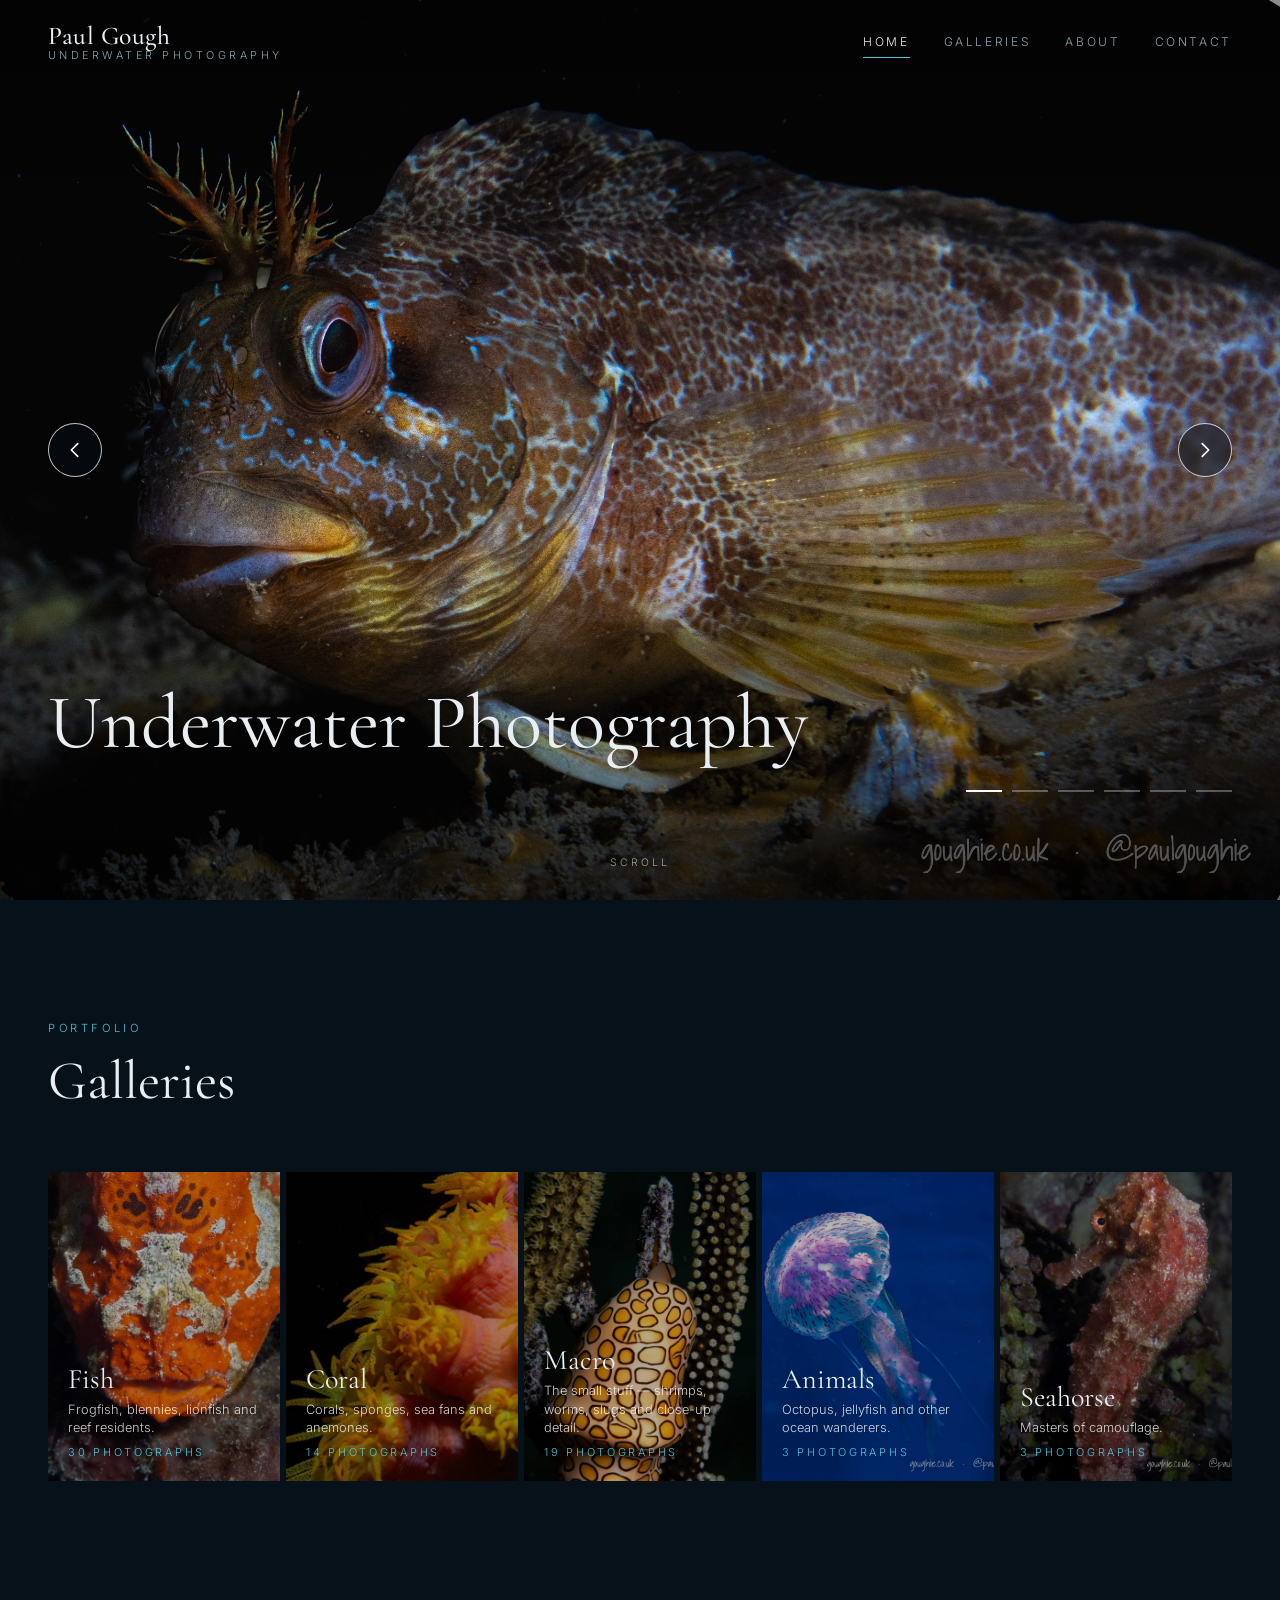
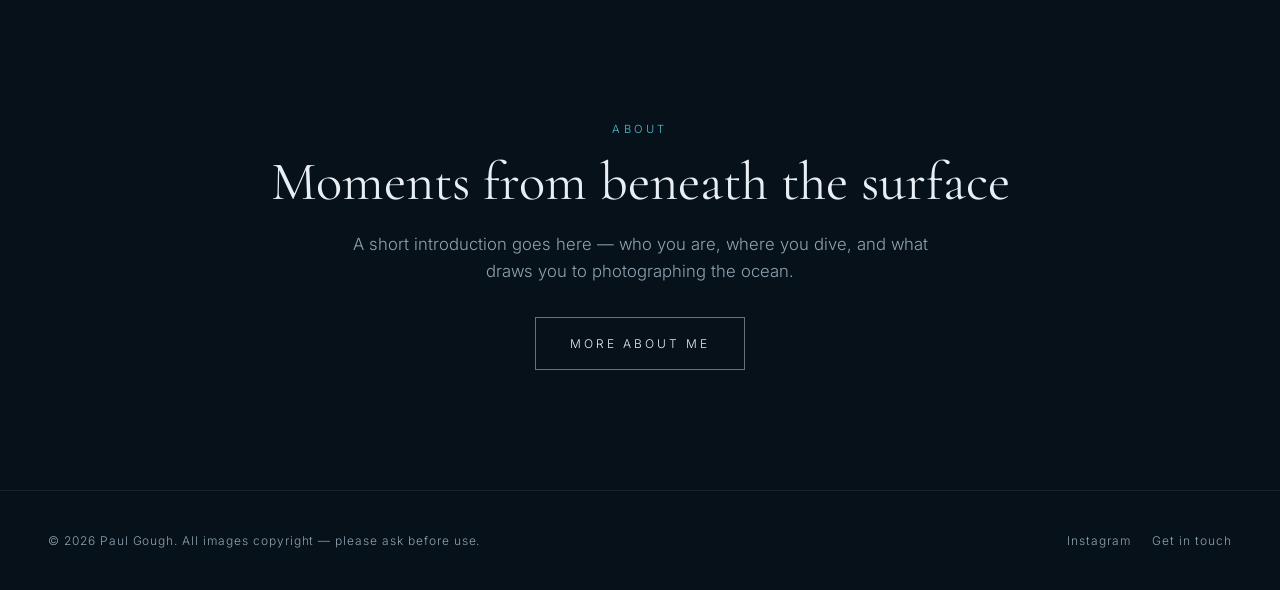
<file: index.html>
<!doctype html>
<html lang="en">
<head>
  <meta charset="utf-8">
  <meta name="viewport" content="width=device-width, initial-scale=1">
  <link rel="preconnect" href="https://fonts.googleapis.com">
  <link href="https://fonts.googleapis.com/css2?family=Cormorant+Garamond:wght@400;500&family=Inter:wght@300;400&display=swap" rel="stylesheet">
  <link rel="icon" href="favicon.ico?v=5" sizes="32x32">
  <link rel="icon" href="favicon.svg?v=5" type="image/svg+xml">
  <link rel="apple-touch-icon" href="apple-touch-icon.png?v=5">
  <link rel="stylesheet" href="css/style.css?v=19">
  <title>Underwater Photography</title>
  <meta name="description" content="Underwater photography portfolio — macro, coral and animals.">
  <script data-goatcounter="https://goughie.goatcounter.com/count" async src="https://gc.zgo.at/count.js"></script>
</head>
<body data-page="home">
  <section class="hero">
    <div class="hero-content">
      <div>
        <h1 class="hero-title"></h1>
        <p class="hero-caption"></p>
      </div>
      <div class="hero-dots"></div>
    </div>
    <a href="#work" class="scroll-cue">Scroll</a>
  </section>

  <section class="section" id="work">
    <div class="section-head reveal">
      <p class="eyebrow">Portfolio</p>
      <h2 class="section-title">Galleries</h2>
    </div>
    <div class="tiles" data-tiles></div>
  </section>

  <section class="section">
    <div class="intro reveal">
      <p class="eyebrow">About</p>
      <h2 class="section-title">Moments from beneath the surface</h2>
      <p class="lede">A short introduction goes here — who you are, where you dive, and what draws you to photographing the ocean.</p>
      <a href="about.html" class="btn btn-ghost">More about me</a>
    </div>
  </section>
  <script src="js/meta.js?v=18"></script>
  <script src="js/photos.js?v=15"></script>
  <script src="js/main.js?v=16"></script>
</body>
</html>
</file>
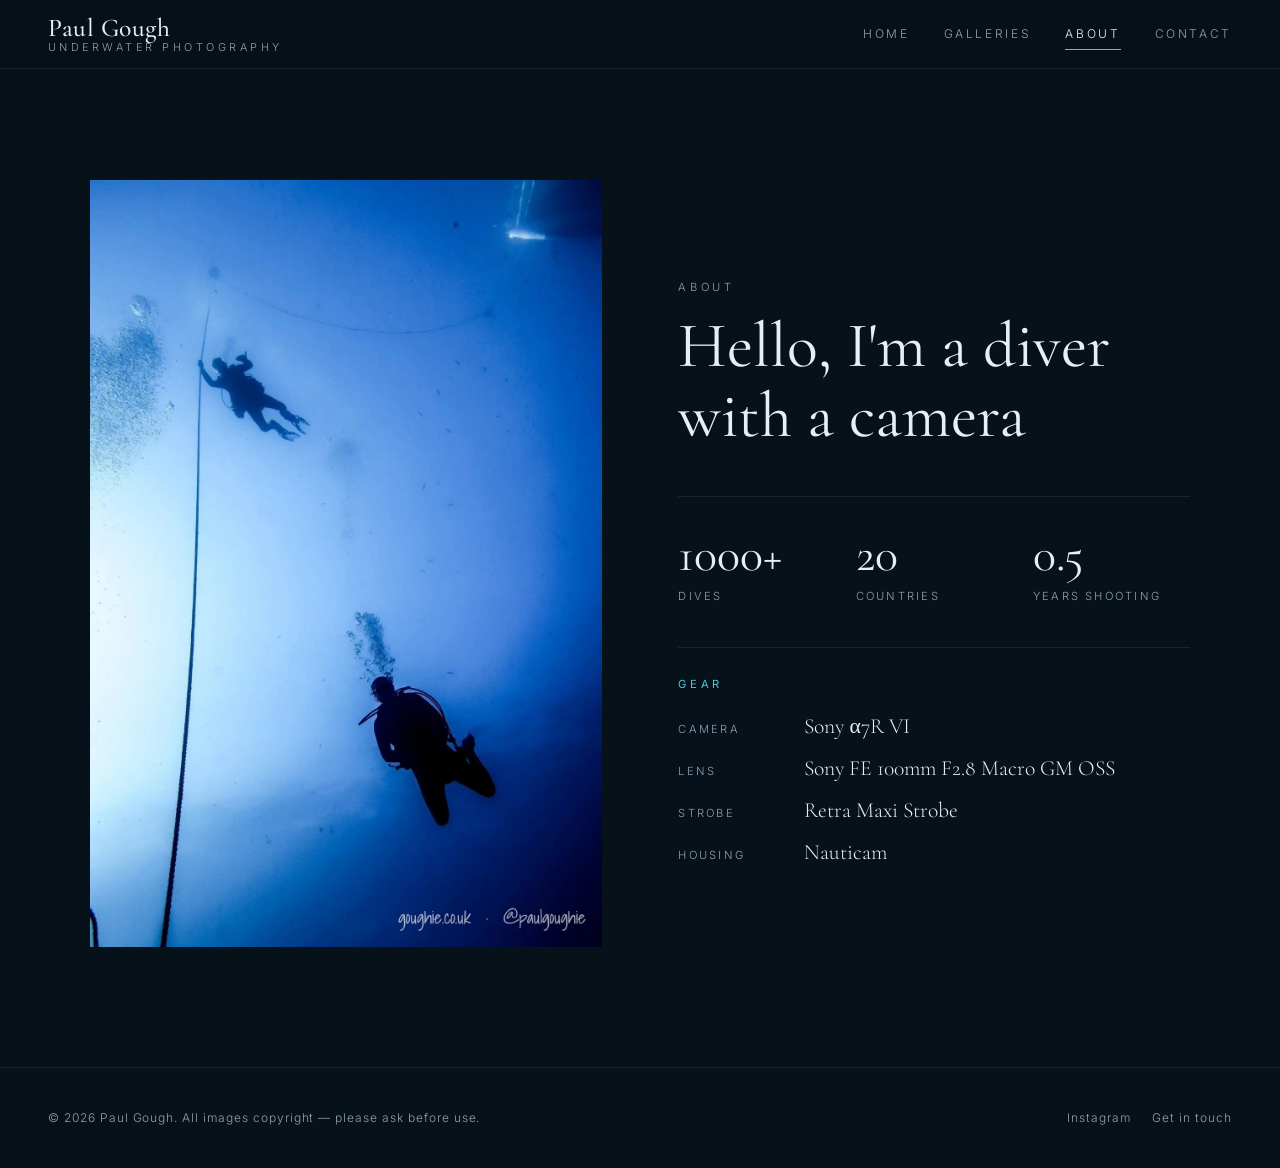
<file: about.html>
<!doctype html>
<html lang="en">
<head>
  <meta charset="utf-8">
  <meta name="viewport" content="width=device-width, initial-scale=1">
  <link rel="preconnect" href="https://fonts.googleapis.com">
  <link href="https://fonts.googleapis.com/css2?family=Cormorant+Garamond:wght@400;500&family=Inter:wght@300;400&display=swap" rel="stylesheet">
  <link rel="icon" href="favicon.ico?v=5" sizes="32x32">
  <link rel="icon" href="favicon.svg?v=5" type="image/svg+xml">
  <link rel="apple-touch-icon" href="apple-touch-icon.png?v=5">
  <link rel="stylesheet" href="css/style.css?v=19">
  <title>About</title>
  <script data-goatcounter="https://goughie.goatcounter.com/count" async src="https://gc.zgo.at/count.js"></script>
</head>
<body data-page="about">
  <main class="section page-top">
    <div class="about">
      <img class="about-img reveal" data-portrait alt="Two divers silhouetted on a descent line">
      <div class="reveal">
        <p class="eyebrow">About</p>
        <h1 class="section-title">Hello, I'm a diver with a camera</h1>
        <div class="facts">
          <div><b>1000+</b><span>Dives</span></div>
          <div><b>20</b><span>Countries</span></div>
          <div><b>0.5</b><span>Years shooting</span></div>
        </div>
        <div class="gear">
          <h2 class="eyebrow">Gear</h2>
          <dl>
            <div><dt>Camera</dt><dd>Sony α7R VI</dd></div>
            <div><dt>Lens</dt><dd>Sony FE 100mm F2.8 Macro GM OSS</dd></div>
            <div><dt>Strobe</dt><dd>Retra Maxi Strobe</dd></div>
            <div><dt>Housing</dt><dd>Nauticam</dd></div>
          </dl>
        </div>
      </div>
    </div>
  </main>
  <script src="js/meta.js?v=18"></script>
  <script src="js/photos.js?v=15"></script>
  <script src="js/main.js?v=16"></script>
</body>
</html>
</file>
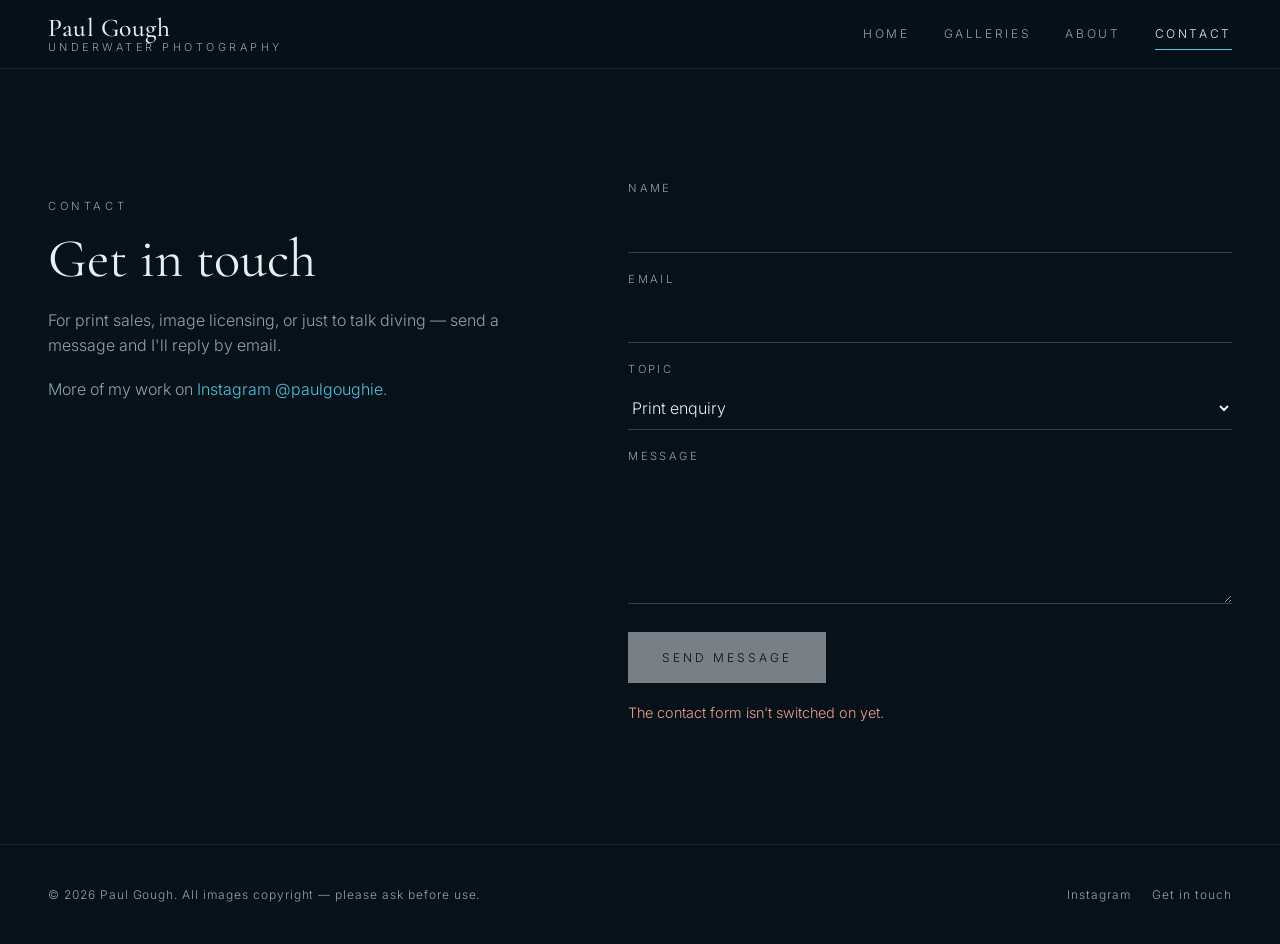
<file: contact.html>
<!doctype html>
<html lang="en">
<head>
  <meta charset="utf-8">
  <meta name="viewport" content="width=device-width, initial-scale=1">
  <link rel="preconnect" href="https://fonts.googleapis.com">
  <link href="https://fonts.googleapis.com/css2?family=Cormorant+Garamond:wght@400;500&family=Inter:wght@300;400&display=swap" rel="stylesheet">
  <link rel="icon" href="favicon.ico?v=5" sizes="32x32">
  <link rel="icon" href="favicon.svg?v=5" type="image/svg+xml">
  <link rel="apple-touch-icon" href="apple-touch-icon.png?v=5">
  <link rel="stylesheet" href="css/style.css?v=19">
  <title>Contact</title>
  <script data-goatcounter="https://goughie.goatcounter.com/count" async src="https://gc.zgo.at/count.js"></script>
</head>
<body data-page="contact">
  <main class="section page-top">
    <div class="contact">
      <div class="contact-details reveal">
        <p class="eyebrow">Contact</p>
        <h1 class="section-title">Get in touch</h1>
        <p>For print sales, image licensing, or just to talk diving — send a message and I'll reply by email.</p>
        <p>More of my work on <a data-instagram target="_blank" rel="noopener">Instagram @paulgoughie</a>.</p>
      </div>
      <form class="form reveal">
        <label>Name <input name="name" required></label>
        <label>Email <input name="email" type="email" required></label>
        <label>Topic
          <select name="topic">
            <option>Print enquiry</option>
            <option>Image licensing</option>
            <option>General</option>
          </select>
        </label>
        <label>Message <textarea name="message" required></textarea></label>
        <input type="checkbox" name="botcheck" class="hp" tabindex="-1" autocomplete="off" aria-hidden="true">
        <button class="btn" type="submit">Send message</button>
        <p class="form-status" role="status" aria-live="polite"></p>
      </form>
    </div>
  </main>
  <script src="js/meta.js?v=18"></script>
  <script src="js/photos.js?v=15"></script>
  <script src="js/main.js?v=16"></script>
</body>
</html>
</file>
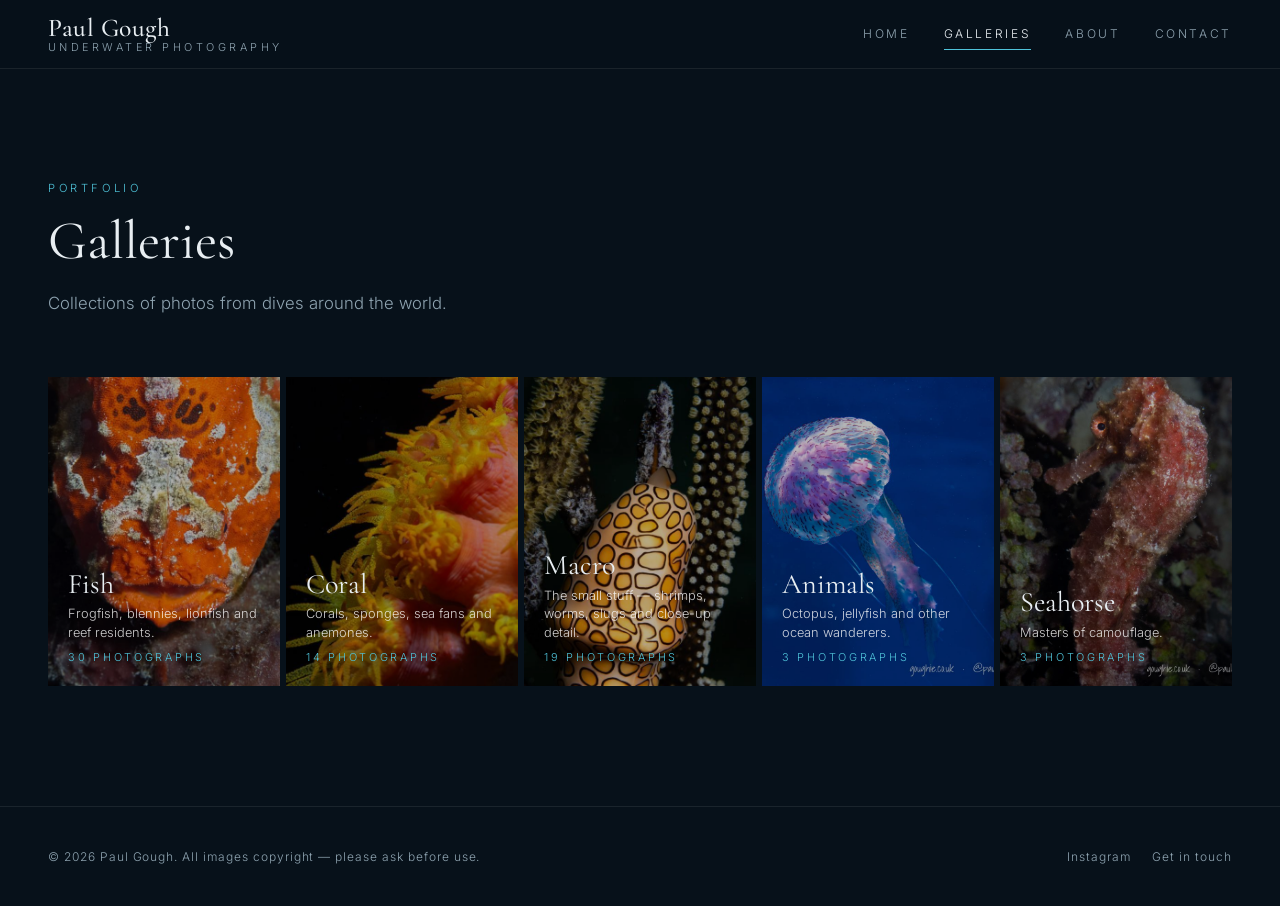
<file: galleries.html>
<!doctype html>
<html lang="en">
<head>
  <meta charset="utf-8">
  <meta name="viewport" content="width=device-width, initial-scale=1">
  <link rel="preconnect" href="https://fonts.googleapis.com">
  <link href="https://fonts.googleapis.com/css2?family=Cormorant+Garamond:wght@400;500&family=Inter:wght@300;400&display=swap" rel="stylesheet">
  <link rel="icon" href="favicon.ico?v=5" sizes="32x32">
  <link rel="icon" href="favicon.svg?v=5" type="image/svg+xml">
  <link rel="apple-touch-icon" href="apple-touch-icon.png?v=5">
  <link rel="stylesheet" href="css/style.css?v=19">
  <title>Galleries</title>
  <script data-goatcounter="https://goughie.goatcounter.com/count" async src="https://gc.zgo.at/count.js"></script>
</head>
<body data-page="galleries">
  <main class="section page-top">
    <div class="section-head reveal">
      <p class="eyebrow">Portfolio</p>
      <h1 class="section-title">Galleries</h1>
      <p class="lede">Collections of photos from dives around the world.</p>
    </div>
    <div class="tiles" data-tiles></div>
  </main>
  <script src="js/meta.js?v=18"></script>
  <script src="js/photos.js?v=15"></script>
  <script src="js/main.js?v=16"></script>
</body>
</html>
</file>
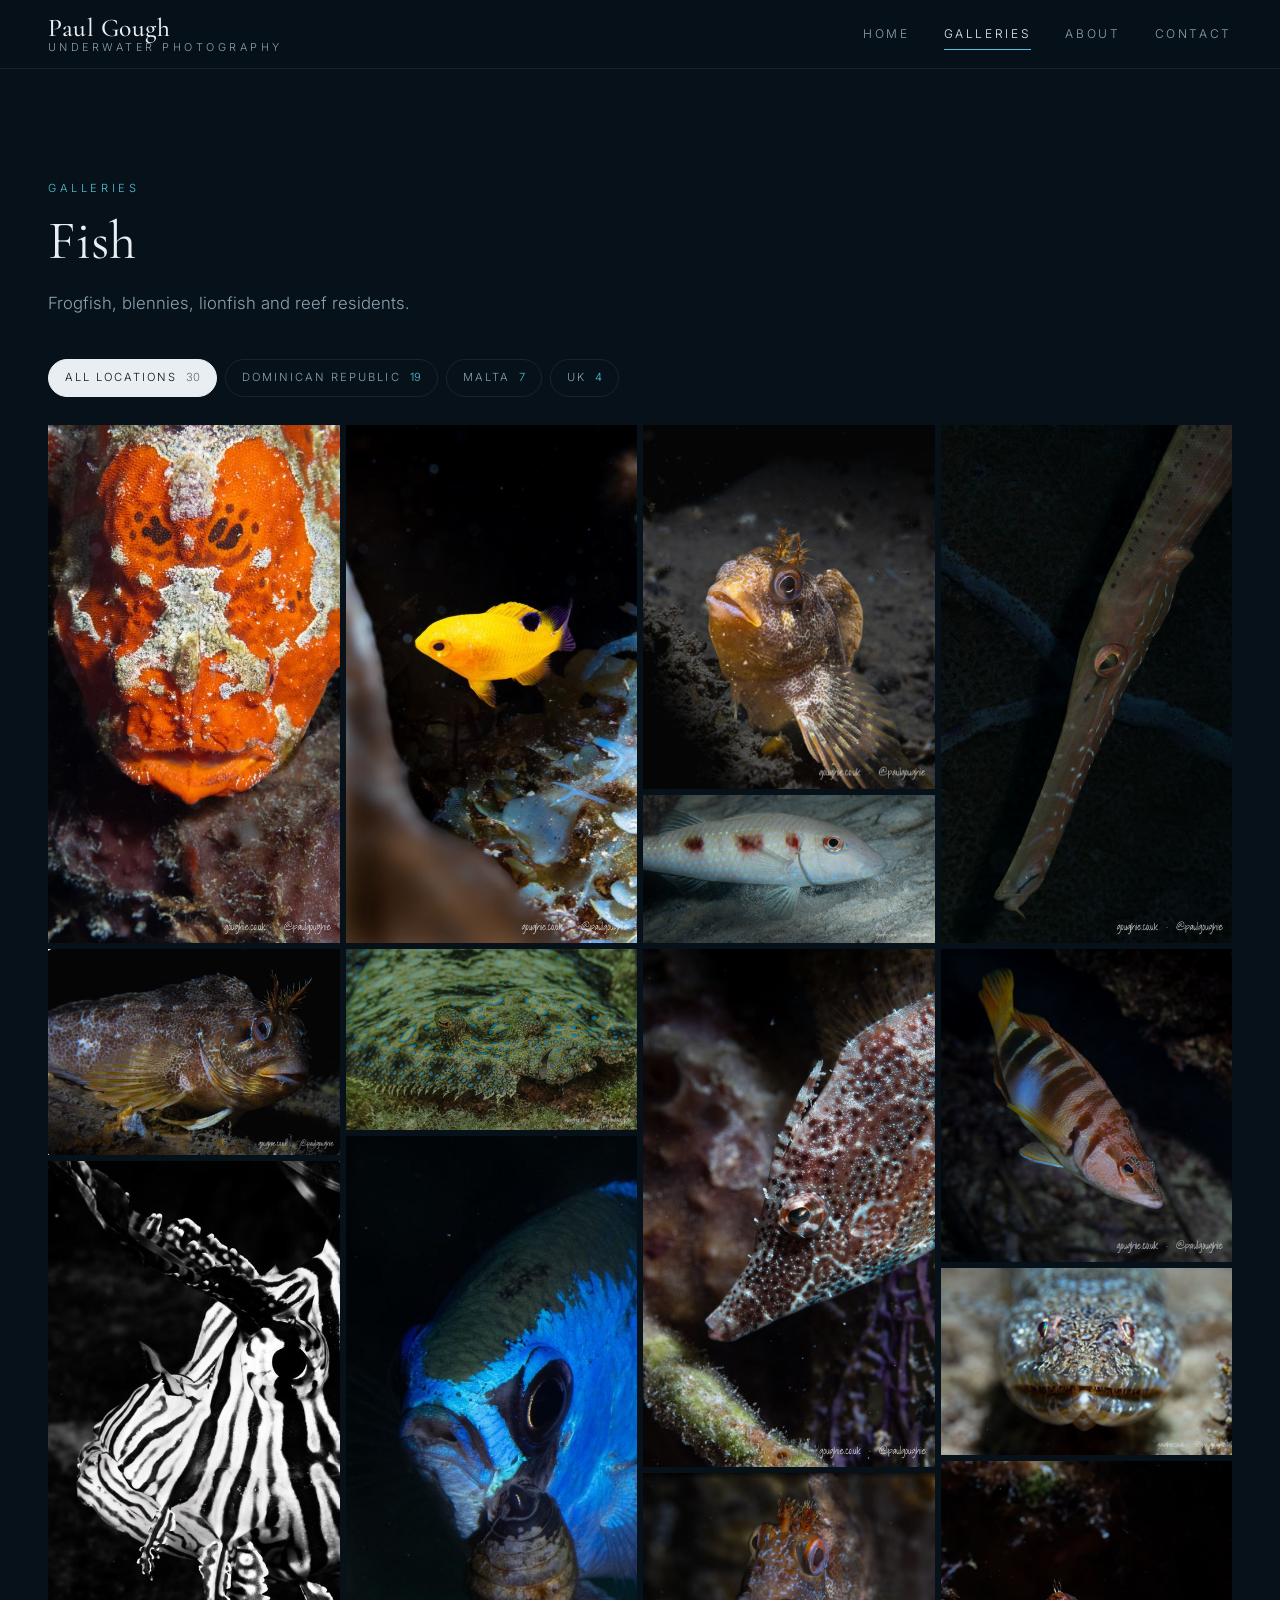
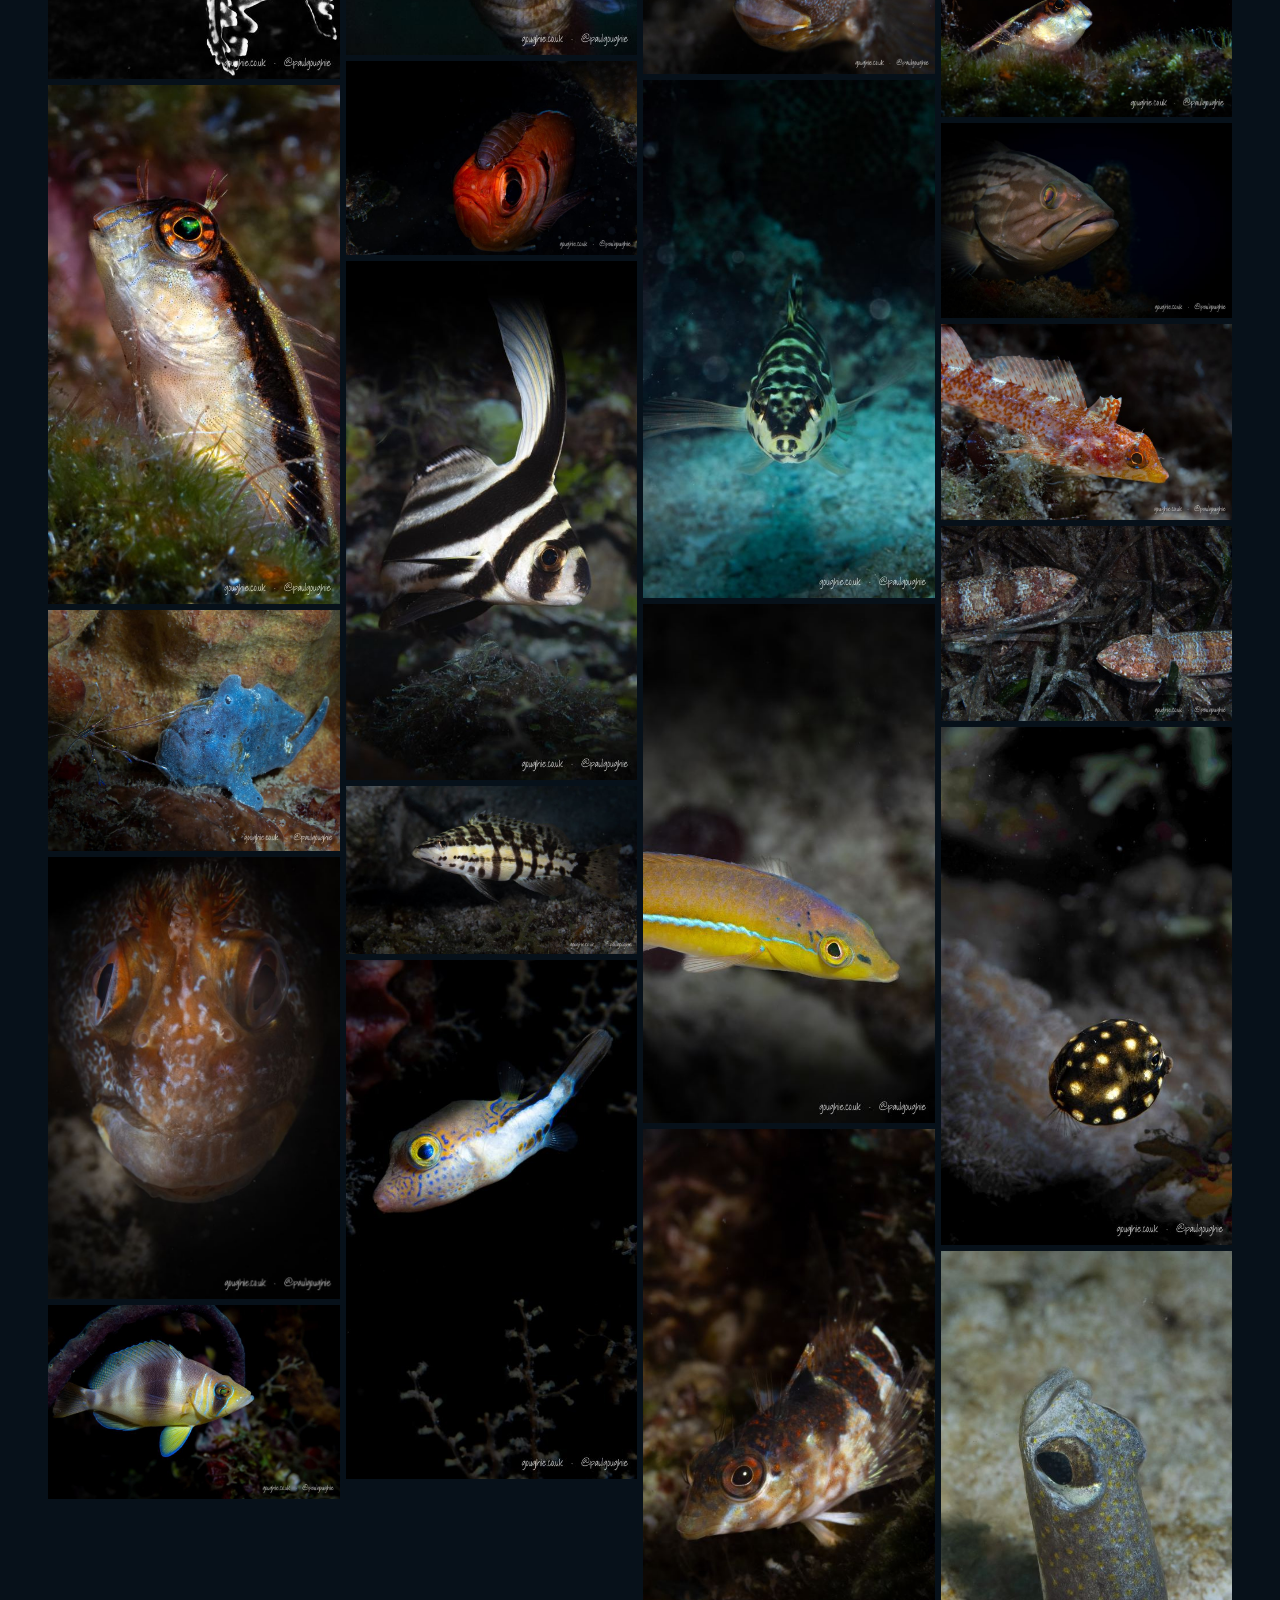
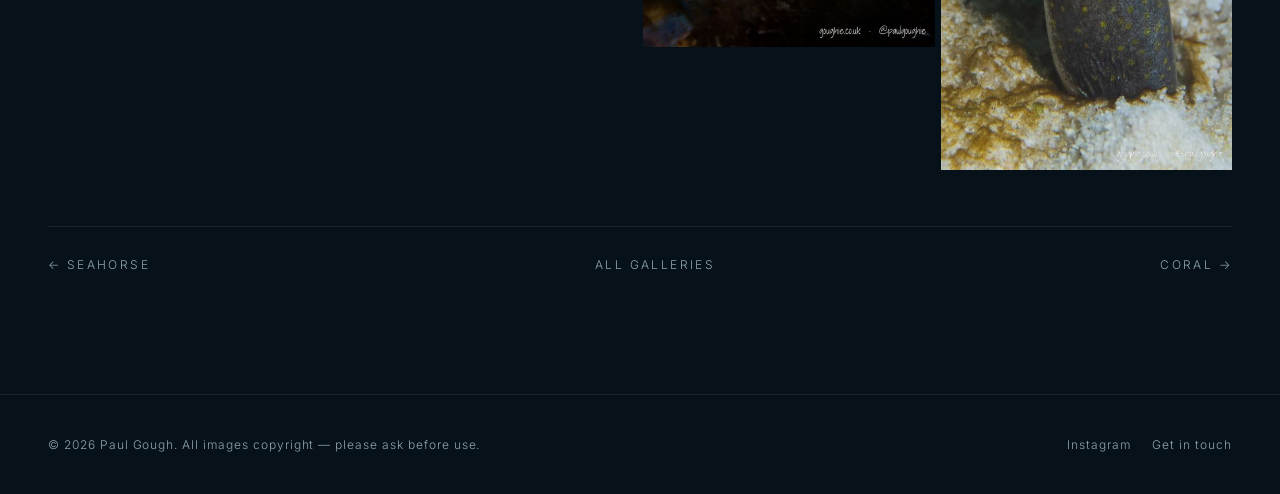
<file: gallery.html>
<!doctype html>
<html lang="en">
<head>
  <meta charset="utf-8">
  <meta name="viewport" content="width=device-width, initial-scale=1">
  <link rel="preconnect" href="https://fonts.googleapis.com">
  <link href="https://fonts.googleapis.com/css2?family=Cormorant+Garamond:wght@400;500&family=Inter:wght@300;400&display=swap" rel="stylesheet">
  <link rel="icon" href="favicon.ico?v=5" sizes="32x32">
  <link rel="icon" href="favicon.svg?v=5" type="image/svg+xml">
  <link rel="apple-touch-icon" href="apple-touch-icon.png?v=5">
  <link rel="stylesheet" href="css/style.css?v=19">
  <title>Gallery</title>
  <script data-goatcounter="https://goughie.goatcounter.com/count" async src="https://gc.zgo.at/count.js"></script>
</head>
<body data-page="gallery">
  <main class="section page-top">
    <div class="section-head">
      <p class="eyebrow"><a href="galleries.html">Galleries</a></p>
      <h1 class="section-title"></h1>
      <p class="lede"></p>
    </div>
    <div class="filters" role="group" aria-label="Filter by location"></div>
    <div class="masonry"></div>
    <nav class="gallery-nav"></nav>
  </main>
  <script src="js/meta.js?v=18"></script>
  <script src="js/photos.js?v=15"></script>
  <script src="js/main.js?v=16"></script>
</body>
</html>
</file>
<file: css/style.css>
:root {
  --bg: #07111a;
  --bg-2: #0d1b27;
  --text: #e8eef2;
  --muted: #8ea3b0;
  --accent: #4fc3d9;
  --line: rgba(255, 255, 255, 0.08);
  --serif: "Cormorant Garamond", Georgia, serif;
  --sans: "Inter", system-ui, -apple-system, sans-serif;
  --pad: clamp(16px, 4vw, 48px);
}

* { box-sizing: border-box; margin: 0; padding: 0; }
html { scroll-behavior: smooth; }
body {
  background: var(--bg);
  color: var(--text);
  font-family: var(--sans);
  font-weight: 300;
  line-height: 1.6;
  -webkit-font-smoothing: antialiased;
}
img { display: block; max-width: 100%; }
a { color: inherit; text-decoration: none; }

/* ── Header ─────────────────────────────────────────── */
.site-header {
  position: fixed; inset: 0 0 auto 0; z-index: 50;
  display: flex; align-items: center; justify-content: space-between;
  padding: 22px var(--pad);
  transition: background .3s, padding .3s;
}
.site-header.solid, .site-header.scrolled {
  background: rgba(7, 17, 26, 0.92);
  backdrop-filter: blur(8px);
  padding-block: 14px;
  border-bottom: 1px solid var(--line);
}
.brand { line-height: 1.1; }
.brand-name { font-family: var(--serif); font-size: 1.6rem; font-weight: 500; letter-spacing: .02em; }
.brand-tag { display: block; font-size: .68rem; letter-spacing: .32em; text-transform: uppercase; color: var(--muted); }

.nav { display: flex; gap: 34px; }
.nav a {
  font-size: .75rem; letter-spacing: .22em; text-transform: uppercase;
  color: var(--muted); position: relative; padding: 4px 0; transition: color .2s;
}
.nav a:hover, .nav a.active { color: var(--text); }
.nav a.active::after {
  content: ""; position: absolute; left: 0; right: 0; bottom: -2px;
  height: 1px; background: var(--accent);
}
.menu-btn { display: none; background: none; border: 0; color: var(--text); cursor: pointer; padding: 6px; }
.menu-btn span { display: block; width: 24px; height: 1.5px; background: currentColor; margin: 6px 0; transition: .3s; }

@media (max-width: 760px) {
  .menu-btn { display: block; z-index: 2; }
  .nav {
    position: fixed; inset: 0; flex-direction: column; align-items: center; justify-content: center;
    gap: 28px; background: rgba(7, 17, 26, 0.98);
    opacity: 0; pointer-events: none; transition: opacity .3s;
  }
  .nav a { font-size: .95rem; }
  body.menu-open .nav { opacity: 1; pointer-events: auto; }
  body.menu-open .menu-btn span:nth-child(1) { transform: translateY(7.5px) rotate(45deg); }
  body.menu-open .menu-btn span:nth-child(2) { opacity: 0; }
  body.menu-open .menu-btn span:nth-child(3) { transform: translateY(-7.5px) rotate(-45deg); }
}

/* ── Hero slideshow ─────────────────────────────────── */
.hero { position: relative; height: 100vh; height: 100svh; overflow: hidden; background: #000; }
.hero-slide {
  position: absolute; inset: 0;
  background-size: cover; background-position: center;
  opacity: 0; transform: scale(1.08);
  transition: opacity 1.6s ease, transform 7s ease-out;
}
.hero-slide.active { opacity: 1; transform: scale(1); }
.hero::after {
  content: ""; position: absolute; inset: 0;
  background: linear-gradient(to bottom, rgba(0,0,0,.45) 0%, transparent 25%, transparent 60%, rgba(0,0,0,.6) 100%);
}
.hero-content {
  position: absolute; z-index: 2; left: var(--pad); right: var(--pad); bottom: 12vh;
  display: flex; align-items: flex-end; justify-content: space-between; gap: 24px; flex-wrap: wrap;
}
.hero-title { font-family: var(--serif); font-weight: 400; font-size: clamp(2.4rem, 6vw, 5rem); line-height: 1; }
.hero-caption { font-size: .8rem; letter-spacing: .12em; color: rgba(255,255,255,.75); margin-top: 14px; min-height: 1.3em; transition: opacity .6s; }
.hero-dots { display: flex; gap: 10px; }
.hero-dots button {
  width: 36px; height: 2px; border: 0; cursor: pointer;
  background: rgba(255,255,255,.3); transition: background .3s;
}
.hero-dots button.active { background: #fff; }
.hero-arrow {
  position: absolute; z-index: 3; top: 50%; transform: translateY(-50%);
  width: 54px; height: 54px; border-radius: 50%;
  display: grid; place-items: center; cursor: pointer;
  color: #fff; background: rgba(7, 17, 26, 0.45);
  border: 1px solid rgba(255, 255, 255, 0.75);
  backdrop-filter: blur(4px);
  transition: background .25s, border-color .25s, transform .25s;
}
.hero-arrow svg { width: 22px; height: 22px; fill: none; stroke: currentColor; stroke-width: 1.8; stroke-linecap: round; stroke-linejoin: round; }
.hero-arrow:hover { background: rgba(7, 17, 26, 0.7); border-color: #fff; }
.hero-prev { left: var(--pad); }
.hero-next { right: var(--pad); }
.hero-prev:hover { transform: translateY(-50%) translateX(-3px); }
.hero-next:hover { transform: translateY(-50%) translateX(3px); }
.hero-arrow:focus-visible { outline: 2px solid var(--accent); outline-offset: 3px; }
@media (max-width: 760px) {
  .hero-arrow { width: 42px; height: 42px; }
  .hero-arrow svg { width: 18px; height: 18px; }
  .hero-prev { left: 12px; }
  .hero-next { right: 12px; }
}
.scroll-cue {
  position: absolute; z-index: 2; left: 50%; bottom: 28px; transform: translateX(-50%);
  font-size: .65rem; letter-spacing: .3em; text-transform: uppercase; color: rgba(255,255,255,.6);
  animation: bob 2.4s ease-in-out infinite;
}
@keyframes bob { 50% { transform: translate(-50%, 6px); } }

/* ── Sections ───────────────────────────────────────── */
.section { padding: clamp(64px, 10vw, 120px) var(--pad); }
.page-top { padding-top: clamp(130px, 16vw, 180px); }
.eyebrow { font-size: .7rem; letter-spacing: .32em; text-transform: uppercase; color: var(--accent); margin-bottom: 14px; }
.section-title { font-family: var(--serif); font-weight: 400; font-size: clamp(2rem, 4.5vw, 3.4rem); line-height: 1.1; }
.lede { color: var(--muted); max-width: 620px; margin-top: 18px; font-size: 1.05rem; }
.section-head { margin-bottom: clamp(36px, 5vw, 60px); }

/* ── Gallery tiles ──────────────────────────────────── */
.tiles { display: grid; grid-template-columns: repeat(5, 1fr); gap: 6px; }
.tile { position: relative; aspect-ratio: 3 / 4; overflow: hidden; background: var(--bg-2); }
@media (max-width: 1100px) { .tiles { grid-template-columns: repeat(3, 1fr); } }
@media (max-width: 700px) {
  .tiles { grid-template-columns: 1fr; }
  .tile { aspect-ratio: 3 / 2; }
}
.tile img { width: 100%; height: 100%; object-fit: cover; transition: transform 1.2s ease, filter .6s; filter: brightness(.72); }
.tile:hover img { transform: scale(1.05); filter: brightness(.9); }
.tile-label { position: absolute; left: 20px; bottom: 20px; right: 20px; }
.tile-label h3 { font-family: var(--serif); font-weight: 400; font-size: clamp(1.6rem, 2.2vw, 2rem); line-height: 1.1; margin-bottom: 6px; }
.tile-label p { font-size: .8rem; line-height: 1.45; color: rgba(255,255,255,.8); }
.tile-label .count { font-size: .68rem; letter-spacing: .25em; text-transform: uppercase; color: var(--accent); margin-top: 6px; }

/* ── Location filter ───────────────────────────────── */
.filters { display: flex; flex-wrap: wrap; gap: 8px; margin: -18px 0 28px; }
.filters button {
  font: inherit; font-size: .7rem; letter-spacing: .18em; text-transform: uppercase;
  color: var(--muted); background: transparent; cursor: pointer;
  border: 1px solid var(--line); border-radius: 999px; padding: 9px 16px;
  transition: color .2s, border-color .2s, background .2s;
}
.filters button span { color: var(--accent); margin-left: 4px; letter-spacing: normal; }
.filters button:hover { color: var(--text); border-color: rgba(255,255,255,.3); }
.filters button.active { color: var(--bg); background: var(--text); border-color: var(--text); }
.filters button.active span { color: var(--bg); opacity: .6; }

/* ── Masonry photo grid ─────────────────────────────── */
.masonry { columns: 5 240px; column-gap: 6px; }
@media (max-width: 600px) { .masonry { columns: 2; column-gap: 4px; } .masonry figure { margin-bottom: 4px; } }
.masonry figure { break-inside: avoid; margin-bottom: 6px; position: relative; overflow: hidden; cursor: zoom-in; background: var(--bg-2); }
.masonry img { width: 100%; height: auto; transition: transform .9s ease, opacity .6s; opacity: 0; }
.masonry img.loaded { opacity: 1; }
.masonry figure:hover img { transform: scale(1.03); }
.masonry figcaption {
  position: absolute; inset: auto 0 0 0; padding: 40px 16px 14px;
  font-size: .8rem; letter-spacing: .04em;
  background: linear-gradient(transparent, rgba(0,0,0,.7));
  opacity: 0; transition: opacity .4s;
}
.masonry figure:hover figcaption { opacity: 1; }

.gallery-nav { display: flex; justify-content: space-between; gap: 16px; margin-top: 56px; padding-top: 28px; border-top: 1px solid var(--line); }
.gallery-nav a { font-size: .75rem; letter-spacing: .2em; text-transform: uppercase; color: var(--muted); }
.gallery-nav a:hover { color: var(--accent); }

/* ── Lightbox ───────────────────────────────────────── */
.lightbox {
  position: fixed; inset: 0; z-index: 100; background: rgba(3, 8, 12, .97);
  display: flex; flex-direction: column; align-items: center; justify-content: center;
  opacity: 0; pointer-events: none; transition: opacity .3s;
}
.lightbox.open { opacity: 1; pointer-events: auto; }
.lightbox img { max-width: 92vw; max-height: 82vh; object-fit: contain; box-shadow: 0 20px 60px rgba(0,0,0,.6); }
.lb-caption { margin-top: 18px; font-size: .85rem; color: var(--muted); letter-spacing: .05em; text-align: center; padding: 0 16px; }
.lb-caption:empty { display: none; }
.lb-meta { margin-top: 12px; font-size: .74rem; letter-spacing: .08em; color: var(--muted); text-align: center; padding: 0 16px; line-height: 1.5; }
.lb-line { display: block; }
.lb-line:first-child { text-transform: uppercase; letter-spacing: .14em; font-size: .72rem; }
.lb-line + .lb-line { margin-top: 2px; }
.lb-gear { opacity: .85; }
.lb-btn {
  position: absolute; background: none; border: 0; color: rgba(255,255,255,.7);
  font-size: 2.2rem; cursor: pointer; padding: 16px; line-height: 1; transition: color .2s;
}
.lb-btn:hover { color: #fff; }
.lb-close { top: 10px; right: 14px; font-size: 1.8rem; }
.lb-prev { left: 6px; top: 50%; transform: translateY(-50%); }
.lb-next { right: 6px; top: 50%; transform: translateY(-50%); }
.lb-count { position: absolute; top: 24px; left: 24px; font-size: .7rem; letter-spacing: .25em; color: var(--muted); }

/* ── About ──────────────────────────────────────────── */
.about { display: grid; grid-template-columns: 1fr 1fr; gap: clamp(32px, 6vw, 90px); align-items: center; }
.about { max-width: 1100px; margin-inline: auto; }
.about-img { aspect-ratio: 2 / 3; object-fit: cover; object-position: 50% 50%; width: 100%; }
.about .section-title { font-size: clamp(2.4rem, 5vw, 4rem); }
.about .facts { margin-top: 44px; padding-top: 32px; }
.about .facts b { font-size: clamp(2.2rem, 4vw, 3rem); line-height: 1.1; }
.about p { color: var(--muted); margin-top: 18px; }
.gear { margin-top: 40px; padding-top: 28px; border-top: 1px solid var(--line); }
.gear .eyebrow { font-weight: 400; margin-bottom: 18px; }
.gear dl { display: grid; gap: 14px; }
.gear dl div { display: grid; grid-template-columns: 110px 1fr; align-items: baseline; gap: 16px; }
.gear dt { font-size: .7rem; letter-spacing: .2em; text-transform: uppercase; color: var(--muted); }
.gear dd { font-family: var(--serif); font-size: 1.35rem; color: var(--text); line-height: 1.3; }
@media (max-width: 480px) { .gear dl div { grid-template-columns: 1fr; gap: 2px; } }
.about p strong { color: var(--text); font-weight: 400; }
.facts { display: grid; grid-template-columns: repeat(3, 1fr); gap: 20px; margin-top: 36px; padding-top: 28px; border-top: 1px solid var(--line); }
.facts b { display: block; font-family: var(--serif); font-size: 2.2rem; font-weight: 400; color: var(--text); }
.facts span { font-size: .7rem; letter-spacing: .2em; text-transform: uppercase; color: var(--muted); }
@media (max-width: 860px) { .about { grid-template-columns: 1fr; } }

/* ── Contact ────────────────────────────────────────── */
.contact { display: grid; grid-template-columns: 1fr 1.2fr; gap: clamp(32px, 6vw, 90px); }
.contact-details p { color: var(--muted); margin-top: 18px; }
.contact-details a { color: var(--accent); }
.form { display: grid; gap: 18px; }
.form label { font-size: .7rem; letter-spacing: .22em; text-transform: uppercase; color: var(--muted); display: grid; gap: 8px; }
.form input, .form textarea, .form select {
  font: inherit; color: var(--text); background: transparent;
  border: 0; border-bottom: 1px solid rgba(255,255,255,.2);
  padding: 10px 0; outline: none; transition: border-color .2s;
  text-transform: none; letter-spacing: normal; font-size: 1rem;
}
.form select option { background: var(--bg); }
.form input:focus, .form textarea:focus, .form select:focus { border-color: var(--accent); }
.form textarea { min-height: 130px; resize: vertical; }
.btn {
  justify-self: start; margin-top: 10px;
  font: inherit; font-size: .75rem; letter-spacing: .25em; text-transform: uppercase;
  color: var(--bg); background: var(--text); border: 0; padding: 16px 34px; cursor: pointer;
  transition: background .2s;
}
.btn:hover { background: var(--accent); }
.btn-ghost { display: inline-block; color: var(--text); background: transparent; border: 1px solid rgba(255,255,255,.4); }
.btn-ghost:hover { background: var(--text); color: var(--bg); }
.btn:disabled { opacity: .5; cursor: default; }
.btn:disabled:hover { background: var(--text); }
.hp { position: absolute; left: -9999px; }
.form-status { font-size: .9rem; color: var(--muted); min-height: 1.4em; }
.form-status.ok { color: var(--accent); }
.form-status.error { color: #f0a08c; }
@media (max-width: 860px) { .contact { grid-template-columns: 1fr; } }

/* ── Intro band (home) ──────────────────────────────── */
.intro { text-align: center; max-width: 760px; margin: 0 auto; }
.intro .lede { margin-inline: auto; }
.intro .btn { margin-top: 32px; }

/* ── Footer ─────────────────────────────────────────── */
.site-footer {
  padding: 40px var(--pad); border-top: 1px solid var(--line);
  display: flex; justify-content: space-between; flex-wrap: wrap; gap: 16px;
  font-size: .75rem; color: var(--muted); letter-spacing: .08em;
}
.site-footer a:hover { color: var(--accent); }
.footer-links { display: flex; gap: 22px; }

/* Fade-in on scroll */
.reveal { opacity: 0; transform: translateY(24px); transition: opacity .9s ease, transform .9s ease; }
.reveal.in { opacity: 1; transform: none; }
@media (prefers-reduced-motion: reduce) {
  .reveal, .hero-slide { transition: none; transform: none; }
  .scroll-cue { animation: none; }
}
</file>
